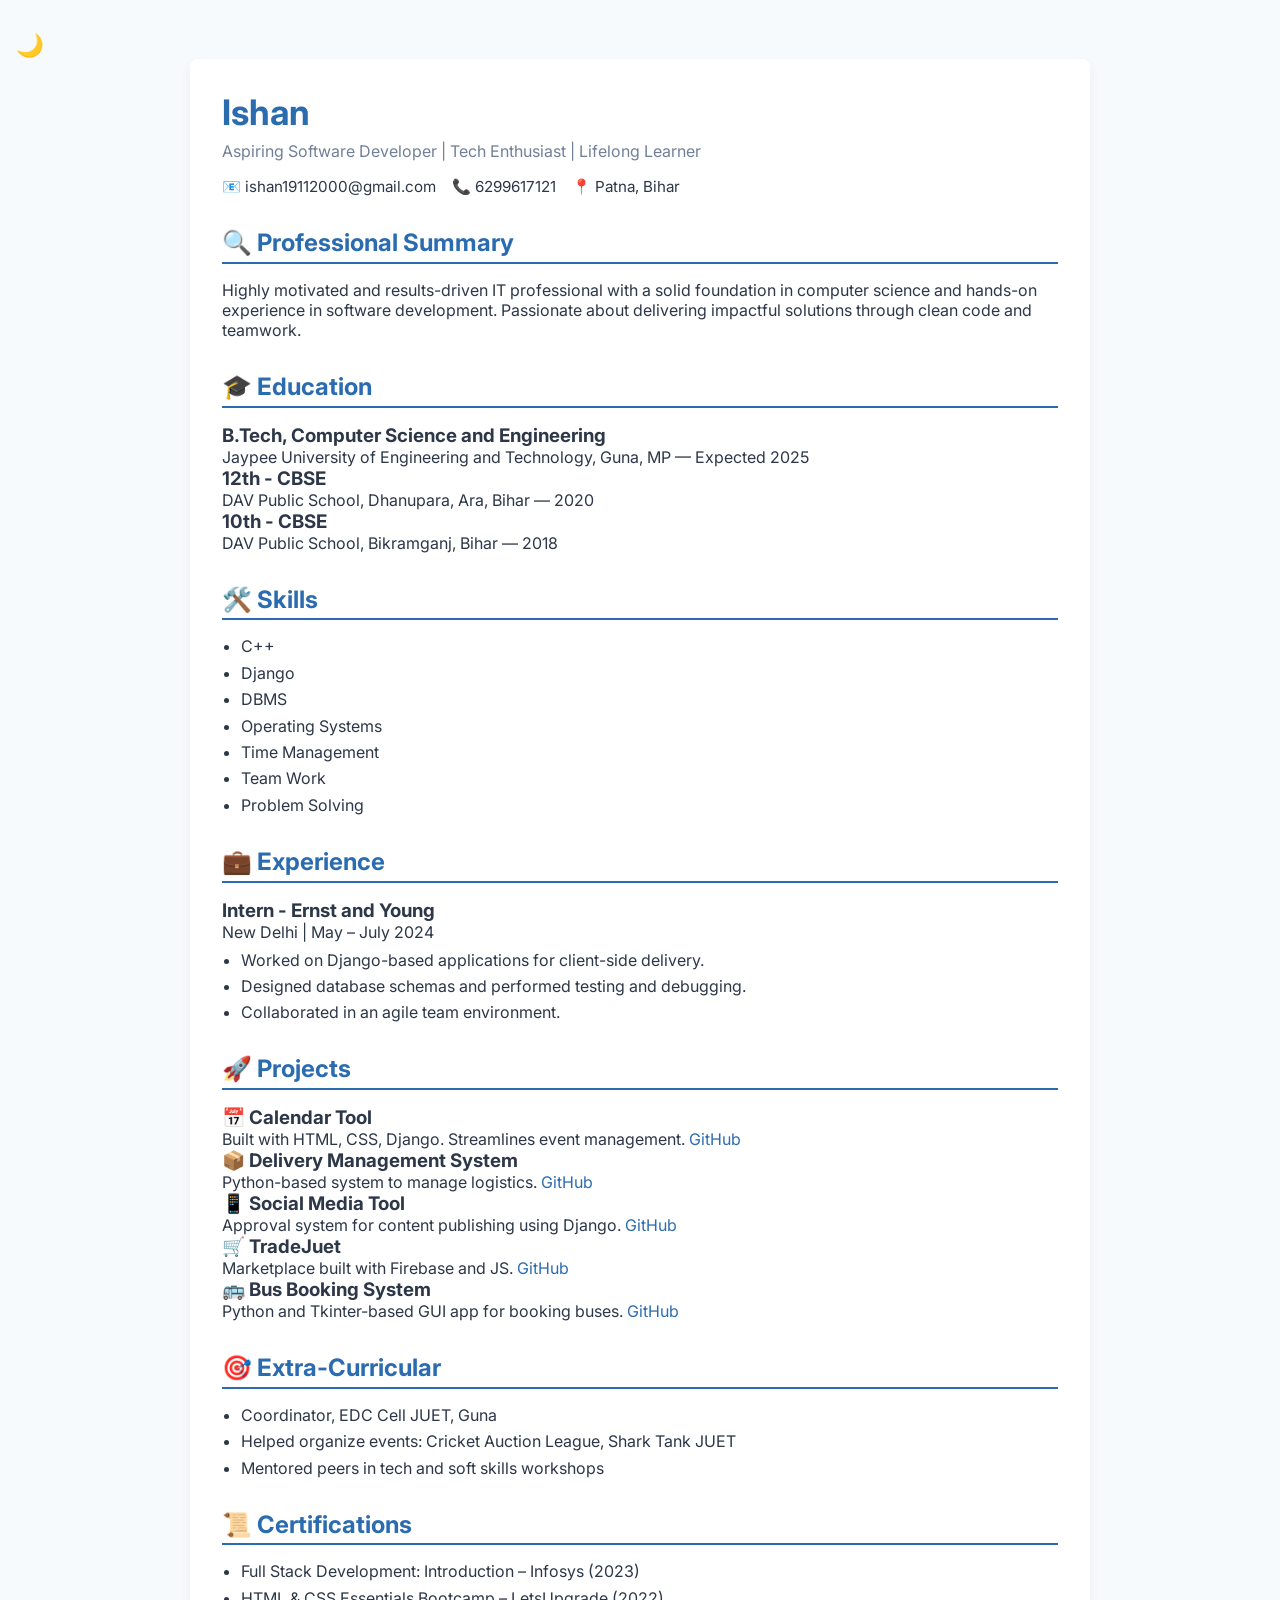
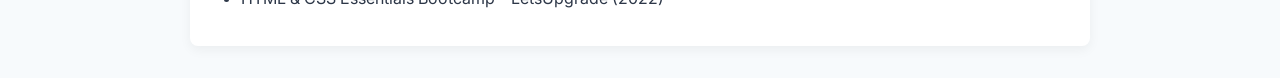
<file: index.html>
<!DOCTYPE html>
<html lang="en">
<head>
    <meta charset="UTF-8">
    <meta name="viewport" content="width=device-width, initial-scale=1.0">
    <title>Ishan | Resume</title>
    <button id="theme-toggle" aria-label="Toggle Dark Mode">🌙</button>

    <link rel="stylesheet" href="styles.css">
</head>
<body>
    <div class="container">
        <header>
            <h1>Ishan</h1>
            <p class="tagline">Aspiring Software Developer | Tech Enthusiast | Lifelong Learner</p>
            <div class="contact">
                <span>📧 ishan19112000@gmail.com</span>
                <span>📞 6299617121</span>
                <span>📍 Patna, Bihar</span>
            </div>
        </header>

        <section>
            <h2>🔍 Professional Summary</h2>
            <p>
                Highly motivated and results-driven IT professional with a solid foundation in computer science and hands-on experience in software development. Passionate about delivering impactful solutions through clean code and teamwork.
            </p>
        </section>

        <section>
            <h2>🎓 Education</h2>
            <div class="item">
                <h3>B.Tech, Computer Science and Engineering</h3>
                <p>Jaypee University of Engineering and Technology, Guna, MP — <span class="muted">Expected 2025</span></p>
            </div>
            <div class="item">
                <h3>12th - CBSE</h3>
                <p>DAV Public School, Dhanupara, Ara, Bihar — <span class="muted">2020</span></p>
            </div>
            <div class="item">
                <h3>10th - CBSE</h3>
                <p>DAV Public School, Bikramganj, Bihar — <span class="muted">2018</span></p>
            </div>
        </section>

        <section>
            <h2>🛠️ Skills</h2>
            <ul class="tags">
                <li>C++</li>
                <li>Django</li>
                <li>DBMS</li>
                <li>Operating Systems</li>
                <li>Time Management</li>
                <li>Team Work</li>
                <li>Problem Solving</li>
            </ul>
        </section>

        <section>
            <h2>💼 Experience</h2>
            <div class="item">
                <h3>Intern - Ernst and Young</h3>
                <p class="location-date">New Delhi | May – July 2024</p>
                <ul>
                    <li>Worked on Django-based applications for client-side delivery.</li>
                    <li>Designed database schemas and performed testing and debugging.</li>
                    <li>Collaborated in an agile team environment.</li>
                </ul>
            </div>
        </section>

        <section>
            <h2>🚀 Projects</h2>
            <div class="item">
                <h3>📅 Calendar Tool</h3>
                <p>Built with HTML, CSS, Django. Streamlines event management. <a href="https://github.com/ishan1915/Event_approval" target="_blank">GitHub</a></p>
            </div>
            <div class="item">
                <h3>📦 Delivery Management System</h3>
                <p>Python-based system to manage logistics. <a href="https://github.com/ishan1915/Delivery_managment_system" target="_blank">GitHub</a></p>
            </div>
            <div class="item">
                <h3>📱 Social Media Tool</h3>
                <p>Approval system for content publishing using Django. <a href="https://github.com/ishan1915/social_mediatool" target="_blank">GitHub</a></p>
            </div>
            <div class="item">
                <h3>🛒 TradeJuet</h3>
                <p>Marketplace built with Firebase and JS. <a href="https://github.com/ishan1915/Minor_1" target="_blank">GitHub</a></p>
            </div>
            <div class="item">
                <h3>🚌 Bus Booking System</h3>
                <p>Python and Tkinter-based GUI app for booking buses. <a href="https://github.com/ishan1915/python_project" target="_blank">GitHub</a></p>
            </div>
        </section>

        <section>
            <h2>🎯 Extra-Curricular</h2>
            <ul>
                <li>Coordinator, EDC Cell JUET, Guna</li>
                <li>Helped organize events: Cricket Auction League, Shark Tank JUET</li>
                <li>Mentored peers in tech and soft skills workshops</li>
            </ul>
        </section>

        <section>
            <h2>📜 Certifications</h2>
            <ul>
                <li>Full Stack Development: Introduction – Infosys (2023)</li>
                <li>HTML & CSS Essentials Bootcamp – LetsUpgrade (2022)</li>
            </ul>
        </section>
    </div>
    <script>
    // Toggle dark mode
    const toggleBtn = document.getElementById('theme-toggle');
    const prefersDark = window.matchMedia('(prefers-color-scheme: dark)').matches;
    const currentTheme = localStorage.getItem('theme');

    if (currentTheme === 'dark' || (!currentTheme && prefersDark)) {
      document.body.classList.add('dark');
      toggleBtn.textContent = '☀️';
    }

    toggleBtn.addEventListener('click', () => {
      document.body.classList.toggle('dark');
      const isDark = document.body.classList.contains('dark');
      toggleBtn.textContent = isDark ? '☀️' : '🌙';
      localStorage.setItem('theme', isDark ? 'dark' : 'light');
    });
  </script>
</body>
</html>
</file>
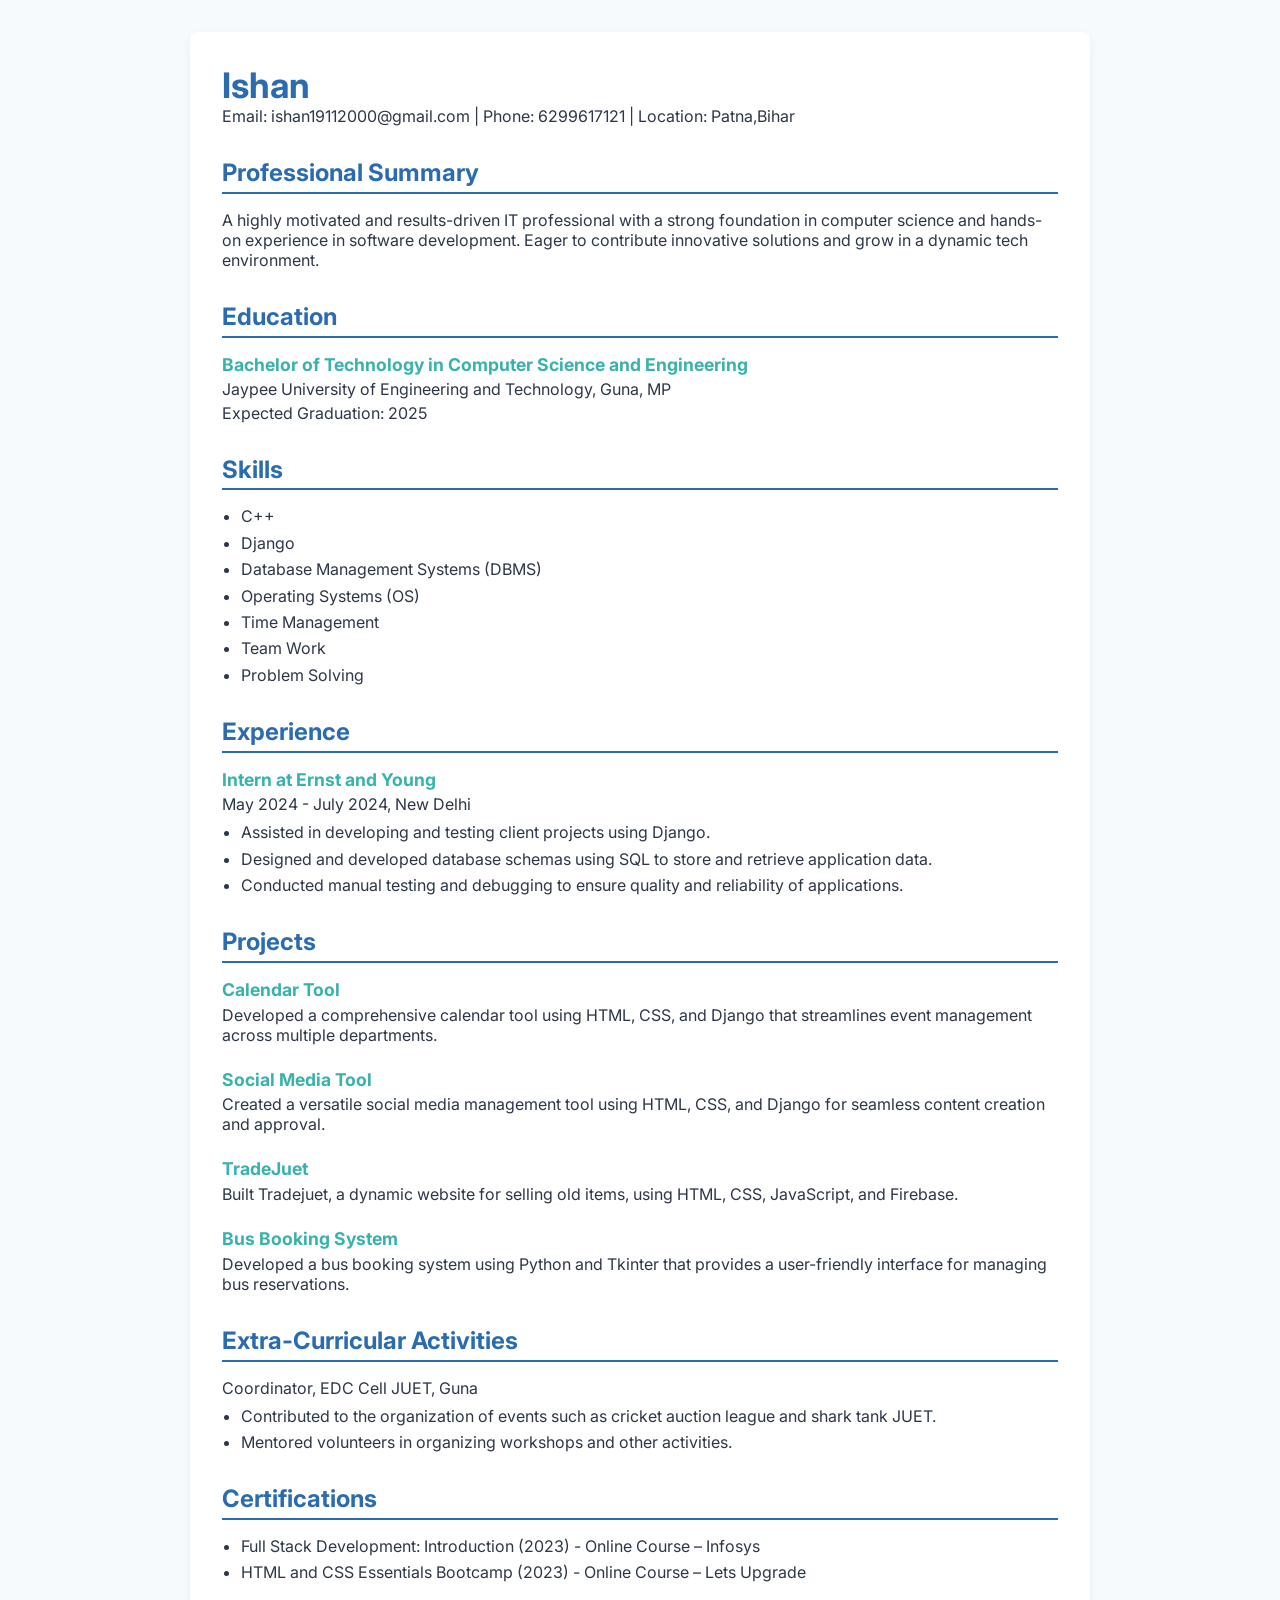
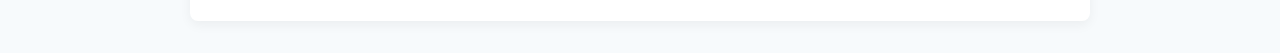
<file: Resume.html>
<!DOCTYPE html>
<html lang="en">
<head>
    <meta charset="UTF-8">
    <meta name="viewport" content="width=device-width, initial-scale=1.0">
    <title>Resume - Ishan</title>
    <link rel="stylesheet" href="styles.css">
</head>
<body>
    <div class="container">
        <header>
            <h1>Ishan</h1>
            <p class="contact-info">
                <span>Email: ishan19112000@gmail.com</span> | 
                <span>Phone: 6299617121</span> | 
                <span>Location: Patna,Bihar</span>
            </p>
        </header>

        <section class="summary">
            <h2>Professional Summary</h2>
            <p>A highly motivated and results-driven IT professional with a strong foundation in computer science and hands-on experience in software development. Eager to contribute innovative solutions and grow in a dynamic tech environment.</p>
        </section>

        <section class="education">
            <h2>Education</h2>
            <div class="education-item">
                <h3>Bachelor of Technology in Computer Science and Engineering</h3>
                <p>Jaypee University of Engineering and Technology, Guna, MP</p>
                <p>Expected Graduation: 2025</p>
            </div>
        </section>

        <section class="skills">
            <h2>Skills</h2>
            <ul>
                <li>C++</li>
                <li>Django</li>
                <li>Database Management Systems (DBMS)</li>
                <li>Operating Systems (OS)</li>
                <li>Time Management</li>
                <li>Team Work</li>
                <li>Problem Solving</li>
            </ul>
        </section>

        <section class="experience">
            <h2>Experience</h2>
            <div class="experience-item">
                <h3>Intern at Ernst and Young</h3>
                <p>May 2024 - July 2024, New Delhi</p>
                <ul>
                    <li>Assisted in developing and testing client projects using Django.</li>
                    <li>Designed and developed database schemas using SQL to store and retrieve application data.</li>
                    <li>Conducted manual testing and debugging to ensure quality and reliability of applications.</li>
                </ul>
            </div>
        </section>

        <section class="projects">
            <h2>Projects</h2>
            <div class="project-item">
                <h3>Calendar Tool</h3>
                <p>Developed a comprehensive calendar tool using HTML, CSS, and Django that streamlines event management across multiple departments.</p>
            </div>
            <div class="project-item">
                <h3>Social Media Tool</h3>
                <p>Created a versatile social media management tool using HTML, CSS, and Django for seamless content creation and approval.</p>
            </div>
            <div class="project-item">
                <h3>TradeJuet</h3>
                <p>Built Tradejuet, a dynamic website for selling old items, using HTML, CSS, JavaScript, and Firebase.</p>
            </div>
            <div class="project-item">
                <h3>Bus Booking System</h3>
                <p>Developed a bus booking system using Python and Tkinter that provides a user-friendly interface for managing bus reservations.</p>
            </div>
        </section>

        <section class="extracurricular">
            <h2>Extra-Curricular Activities</h2>
            <p>Coordinator, EDC Cell JUET, Guna</p>
            <ul>
                <li>Contributed to the organization of events such as cricket auction league and shark tank JUET.</li>
                <li>Mentored volunteers in organizing workshops and other activities.</li>
            </ul>
        </section>

        <section class="certifications">
            <h2>Certifications</h2>
            <ul>
                <li>Full Stack Development: Introduction (2023) - Online Course – Infosys</li>
                <li>HTML and CSS Essentials Bootcamp (2023) - Online Course – Lets Upgrade</li>
            </ul>
        </section>
    </div>
</body>
</html>
</file>
<file: styles.css>
@import url('https://fonts.googleapis.com/css2?family=Inter:wght@400;600;700&display=swap');

/* ---------- ROOT VARIABLES ---------- */
:root {
  --primary: #2b6cb0;
  --secondary: #f7fafc;
  --text: #2d3748;
  --muted: #718096;
  --accent: #38b2ac;
  --bg: #ffffff;
  --radius: 8px;
  --shadow: 0 4px 12px rgba(0, 0, 0, 0.05);
  --max-width: 900px;
}

/* ---------- DARK MODE VARIABLES ---------- */
body.dark {
  --primary: #90cdf4;
  --secondary: #1a202c;
  --text: #edf2f7;
  --muted: #a0aec0;
  --accent: #4fd1c5;
  --bg: #2d3748;
  --shadow: 0 4px 12px rgba(255, 255, 255, 0.08);
}

/* ---------- BASE STYLES ---------- */
* {
  margin: 0;
  padding: 0;
  box-sizing: border-box;
}

body {
  font-family: 'Inter', sans-serif;
  background-color: var(--secondary);
  color: var(--text);
  padding: 2rem 1rem;
  transition: background 0.3s ease, color 0.3s ease;
}

.container {
  max-width: var(--max-width);
  margin: 0 auto;
  background-color: var(--bg);
  padding: 2rem;
  border-radius: var(--radius);
  box-shadow: var(--shadow);
}

/* ---------- HEADER ---------- */
.header-top {
  display: flex;
  justify-content: space-between;
  align-items: center;
}

header h1 {
  font-size: 2.2rem;
  color: var(--primary);
}

header .tagline {
  margin-top: 0.5rem;
  font-size: 1rem;
  color: var(--muted);
}

header .contact {
  margin-top: 1rem;
  display: flex;
  flex-wrap: wrap;
  gap: 1rem;
  font-size: 0.95rem;
  color: var(--text);
}

/* ---------- THEME TOGGLE ---------- */
#theme-toggle {
  background: transparent;
  border: none;
  font-size: 1.4rem;
  cursor: pointer;
  color: var(--text);
  transition: transform 0.2s ease;
}

#theme-toggle:hover {
  transform: scale(1.2);
}

/* ---------- SECTION STYLES ---------- */
section {
  margin-top: 2rem;
}

section h2 {
  font-size: 1.5rem;
  margin-bottom: 1rem;
  border-bottom: 2px solid var(--primary);
  padding-bottom: 0.3rem;
  color: var(--primary);
}

.education-item,
.experience-item,
.project-item {
  margin-bottom: 1.5rem;
}

.education-item h3,
.experience-item h3,
.project-item h3 {
  font-size: 1.1rem;
  color: var(--accent);
  margin-bottom: 0.3rem;
}

.education-item p,
.experience-item p,
.project-item p {
  margin: 0.2rem 0;
  color: var(--text);
}

ul {
  margin-left: 1.2rem;
  margin-top: 0.5rem;
}

ul li {
  margin-bottom: 0.4rem;
}

/* ---------- LINKS ---------- */
a {
  color: var(--primary);
  text-decoration: none;
  transition: color 0.2s ease;
}

a:hover {
  color: var(--accent);
  text-decoration: underline;
}

/* ---------- RESPONSIVE ---------- */
@media (max-width: 768px) {
  .header-top {
    flex-direction: column;
    align-items: flex-start;
    gap: 1rem;
  }

  header .contact {
    flex-direction: column;
    gap: 0.5rem;
  }
}
</file>
